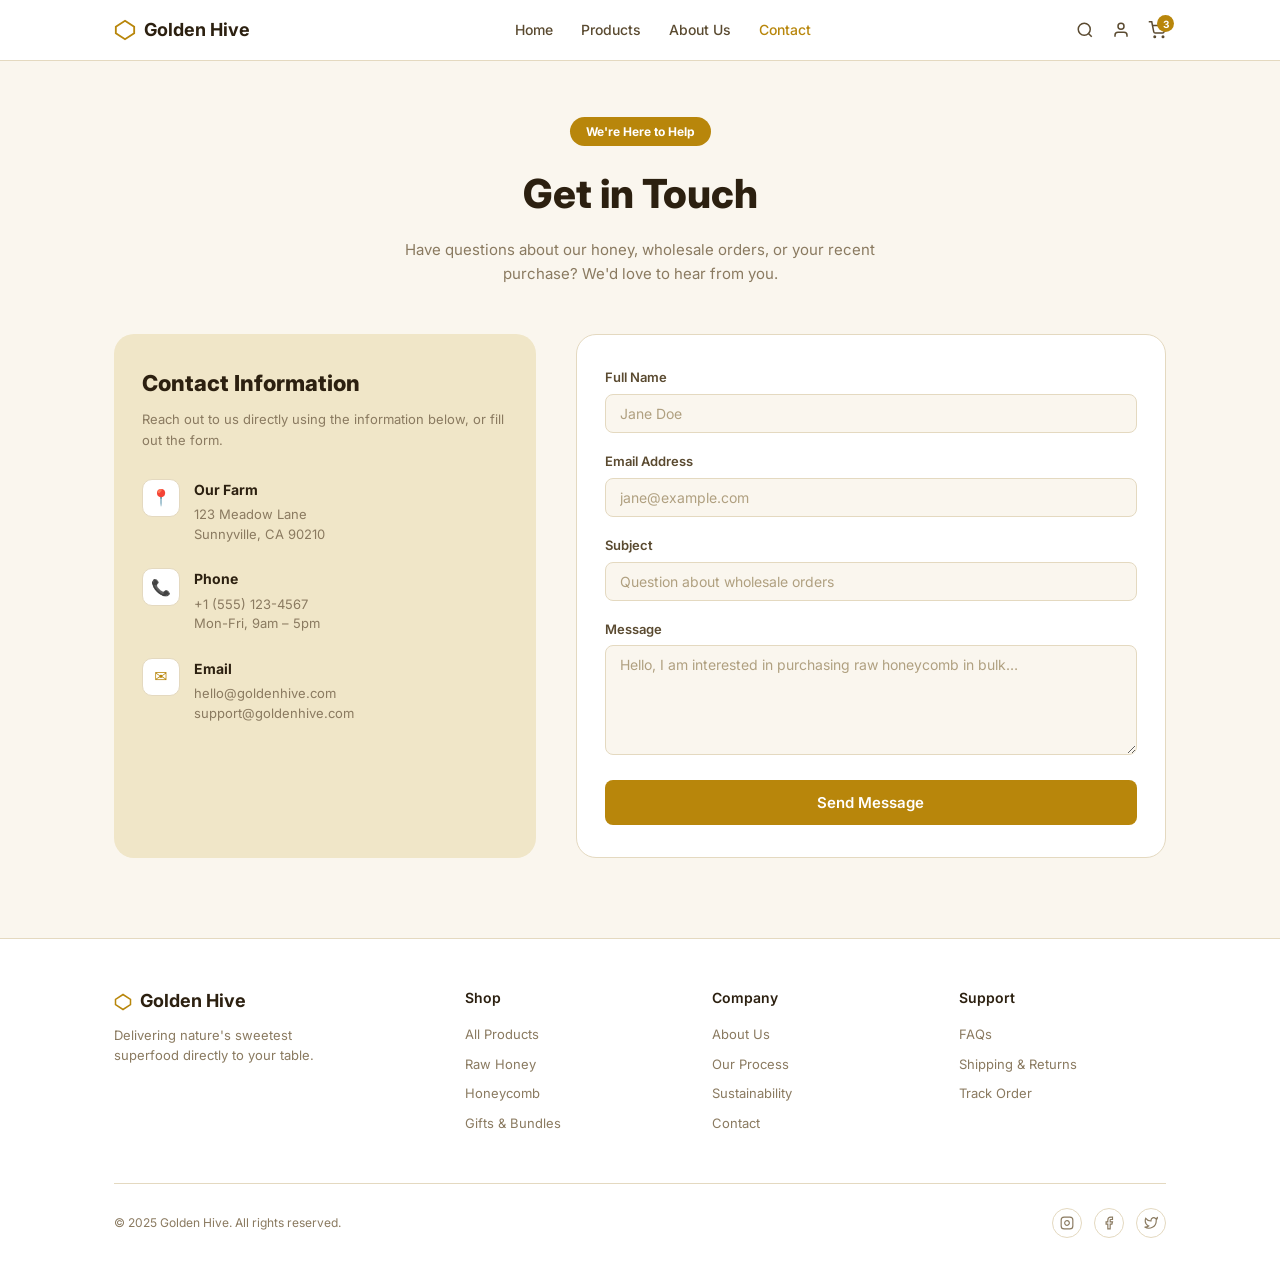
<file: Assignment_2/contact.html>
<!DOCTYPE html>
<html lang="en">
<head>
  <meta charset="UTF-8" />
  <meta name="viewport" content="width=device-width, initial-scale=1.0" />
  <title>Contact — Golden Hive</title>
  <link rel="preconnect" href="https://fonts.googleapis.com" />
  <link href="https://fonts.googleapis.com/css2?family=Inter:wght@400;500;600;700;800&display=swap" rel="stylesheet" />
  <link rel="stylesheet" href="styles.css" />
  <style>
    .contact-hero { text-align: center; padding: 56px 24px 48px; }
    .contact-hero .tag { display: inline-block; background: var(--primary); color: #fff; padding: 5px 16px; border-radius: 20px; font-size: 12px; font-weight: 700; margin-bottom: 16px; }
    .contact-hero h1 { font-size: 40px; font-weight: 800; margin-bottom: 12px; }
    .contact-hero p { color: var(--text-muted); max-width: 480px; margin: 0 auto; }
    .contact-body {
      max-width: var(--max-w); margin: 0 auto; padding: 0 24px 80px;
      display: grid; grid-template-columns: 1fr 1.4fr; gap: 40px;
    }
    .contact-info-card {
      background: var(--bg-accent); border-radius: var(--radius-xl);
      padding: 32px 28px;
    }
    .contact-info-card h2 { font-size: 22px; font-weight: 800; margin-bottom: 8px; }
    .contact-info-card > p { font-size: 13px; color: var(--text-muted); margin-bottom: 28px; }
    .contact-row { display: flex; gap: 14px; margin-bottom: 24px; align-items: flex-start; }
    .contact-icon { width: 38px; height: 38px; border-radius: 10px; background: var(--white); border: 1px solid var(--border); display: flex; align-items: center; justify-content: center; flex-shrink: 0; color: var(--primary); font-size: 16px; }
    .contact-row h4 { font-size: 14px; font-weight: 700; margin-bottom: 4px; }
    .contact-row p { font-size: 13px; color: var(--text-muted); line-height: 1.5; }
    .contact-form-card { background: var(--white); border: 1px solid var(--border); border-radius: var(--radius-xl); padding: 32px 28px; }
  </style>
</head>
<body>

<nav class="nav">
  <div class="nav-inner">
    <a href="index.html" class="logo"><svg width="22" height="22" viewBox="0 0 24 24" fill="none" stroke="currentColor" stroke-width="2"><polygon points="12 2 22 8.5 22 15.5 12 22 2 15.5 2 8.5"/></svg> Golden Hive</a>
    <div class="nav-links">
      <a href="index.html">Home</a>
      <a href="products.html">Products</a>
      <a href="about.html">About Us</a>
      <a href="contact.html" class="active">Contact</a>
    </div>
    <div class="nav-icons">
      <a href="#"><svg width="18" height="18" fill="none" stroke="currentColor" stroke-width="2" viewBox="0 0 24 24"><circle cx="11" cy="11" r="8"/><line x1="21" y1="21" x2="16.65" y2="16.65"/></svg></a>
      <a href="login.html"><svg width="18" height="18" fill="none" stroke="currentColor" stroke-width="2" viewBox="0 0 24 24"><path d="M20 21v-2a4 4 0 0 0-4-4H8a4 4 0 0 0-4 4v2"/><circle cx="12" cy="7" r="4"/></svg></a>
      <a href="cart.html" class="cart-icon"><svg width="18" height="18" fill="none" stroke="currentColor" stroke-width="2" viewBox="0 0 24 24"><circle cx="9" cy="21" r="1"/><circle cx="20" cy="21" r="1"/><path d="M1 1h4l2.68 13.39a2 2 0 0 0 2 1.61h9.72a2 2 0 0 0 2-1.61L23 6H6"/></svg><span class="cart-badge">3</span></a>
    </div>
  </div>
</nav>

<main>
  <div class="contact-hero">
    <div class="tag">We're Here to Help</div>
    <h1>Get in Touch</h1>
    <p>Have questions about our honey, wholesale orders, or your recent purchase? We'd love to hear from you.</p>
  </div>

  <div class="contact-body">
    <div class="contact-info-card">
      <h2>Contact Information</h2>
      <p>Reach out to us directly using the information below, or fill out the form.</p>

      <div class="contact-row">
        <div class="contact-icon">📍</div>
        <div>
          <h4>Our Farm</h4>
          <p>123 Meadow Lane<br>Sunnyville, CA 90210</p>
        </div>
      </div>
      <div class="contact-row">
        <div class="contact-icon">📞</div>
        <div>
          <h4>Phone</h4>
          <p>+1 (555) 123-4567<br>Mon-Fri, 9am – 5pm</p>
        </div>
      </div>
      <div class="contact-row">
        <div class="contact-icon">✉️</div>
        <div>
          <h4>Email</h4>
          <p>hello@goldenhive.com<br>support@goldenhive.com</p>
        </div>
      </div>
    </div>

    <div class="contact-form-card">
      <form>
        <div class="input-group">
          <label>Full Name</label>
          <input type="text" class="input-field" placeholder="Jane Doe" />
        </div>
        <div class="input-group">
          <label>Email Address</label>
          <input type="email" class="input-field" placeholder="jane@example.com" />
        </div>
        <div class="input-group">
          <label>Subject</label>
          <input type="text" class="input-field" placeholder="Question about wholesale orders" />
        </div>
        <div class="input-group">
          <label>Message</label>
          <textarea class="input-field" placeholder="Hello, I am interested in purchasing raw honeycomb in bulk…"></textarea>
        </div>
        <button type="submit" class="btn btn-primary btn-lg btn-full">Send Message</button>
      </form>
    </div>
  </div>
</main>

<footer>
  <div class="footer-inner">
    <div class="footer-grid">
      <div class="footer-brand"><a href="index.html" class="logo"><svg width="18" height="18" viewBox="0 0 24 24" fill="none" stroke="currentColor" stroke-width="2"><polygon points="12 2 22 8.5 22 15.5 12 22 2 15.5 2 8.5"/></svg> Golden Hive</a><p>Delivering nature's sweetest superfood directly to your table.</p></div>
      <div class="footer-col"><h4>Shop</h4><a href="products.html">All Products</a><a href="products.html">Raw Honey</a><a href="products.html">Honeycomb</a><a href="gifts.html">Gifts &amp; Bundles</a></div>
      <div class="footer-col"><h4>Company</h4><a href="about.html">About Us</a><a href="process.html">Our Process</a><a href="about.html">Sustainability</a><a href="contact.html">Contact</a></div>
      <div class="footer-col"><h4>Support</h4><a href="faqs.html">FAQs</a><a href="shipping.html">Shipping &amp; Returns</a><a href="track-order.html">Track Order</a></div>
    </div>
    <div class="footer-bottom">
      <p>© 2025 Golden Hive. All rights reserved.</p>
      <div class="social-icons">
        <a href="#" aria-label="Instagram"><svg width="14" height="14" fill="none" stroke="currentColor" stroke-width="2" viewBox="0 0 24 24"><rect x="2" y="2" width="20" height="20" rx="5" ry="5"/><path d="M16 11.37A4 4 0 1 1 12.63 8 4 4 0 0 1 16 11.37z"/><line x1="17.5" y1="6.5" x2="17.51" y2="6.5"/></svg></a>
        <a href="#" aria-label="Facebook"><svg width="14" height="14" fill="none" stroke="currentColor" stroke-width="2" viewBox="0 0 24 24"><path d="M18 2h-3a5 5 0 0 0-5 5v3H7v4h3v8h4v-8h3l1-4h-4V7a1 1 0 0 1 1-1h3z"/></svg></a>
        <a href="#" aria-label="Twitter"><svg width="14" height="14" fill="none" stroke="currentColor" stroke-width="2" viewBox="0 0 24 24"><path d="M23 3a10.9 10.9 0 0 1-3.14 1.53 4.48 4.48 0 0 0-7.86 3v1A10.66 10.66 0 0 1 3 4s-4 9 5 13a11.64 11.64 0 0 1-7 2c9 5 20 0 20-11.5a4.5 4.5 0 0 0-.08-.83A7.72 7.72 0 0 0 23 3z"/></svg></a>
      </div>
    </div>
  </div>
</footer>
</body>
</html>
</file>
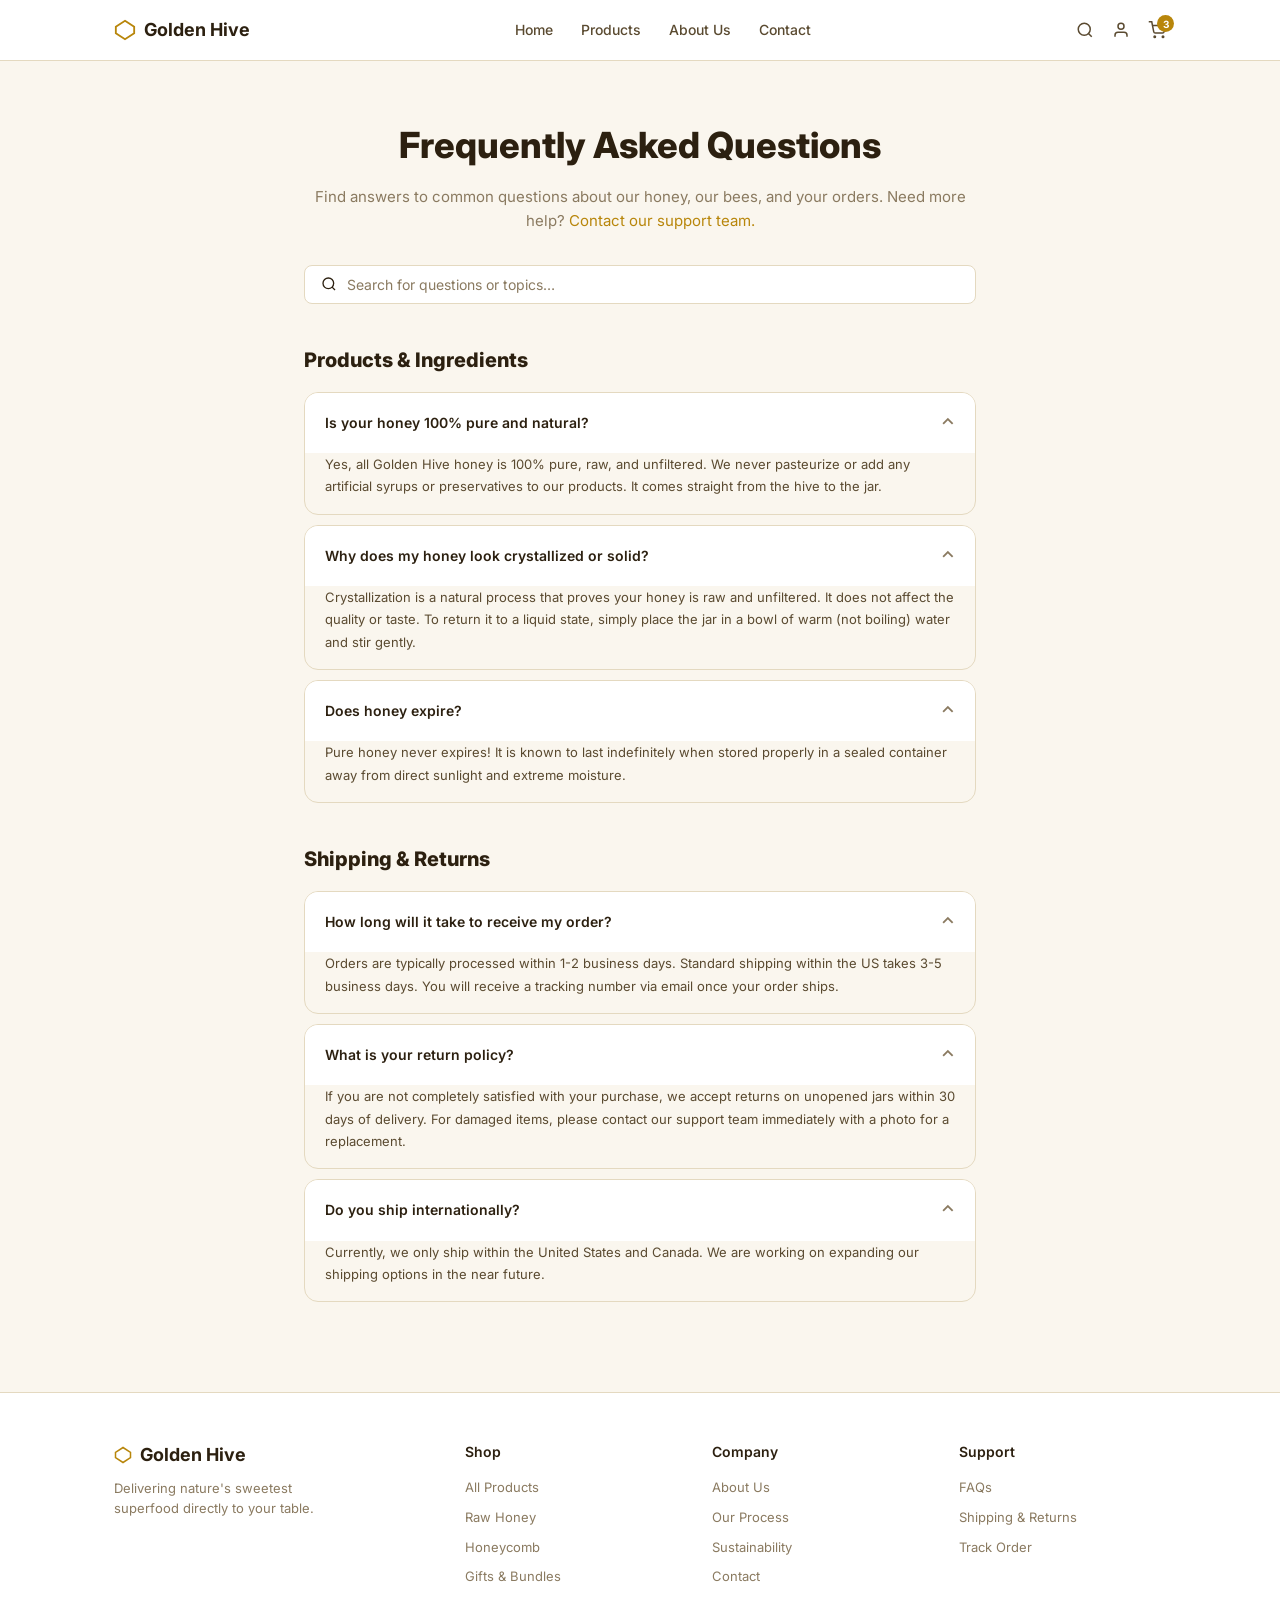
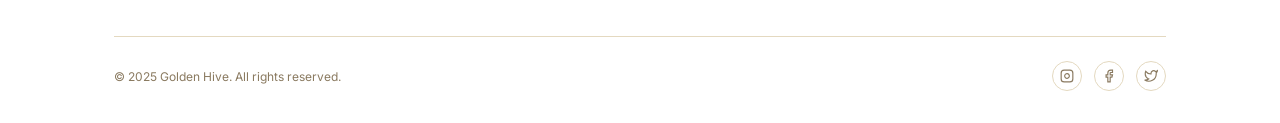
<file: Assignment_2/faqs.html>
<!DOCTYPE html>
<html lang="en">
<head>
  <meta charset="UTF-8" />
  <meta name="viewport" content="width=device-width, initial-scale=1.0" />
  <title>FAQs — Golden Hive</title>
  <link rel="preconnect" href="https://fonts.googleapis.com" />
  <link href="https://fonts.googleapis.com/css2?family=Inter:wght@400;500;600;700;800&display=swap" rel="stylesheet" />
  <link rel="stylesheet" href="styles.css" />
  <style>
    .faqs-wrap { max-width: 720px; margin: 0 auto; padding: 56px 24px 80px; }
    .faqs-wrap h1 { font-size: 36px; font-weight: 800; text-align: center; margin-bottom: 10px; }
    .faqs-wrap .sub { text-align: center; color: var(--text-muted); margin-bottom: 32px; }
    .search-bar { display: flex; align-items: center; gap: 10px; border: 1.5px solid var(--border); border-radius: var(--radius); background: var(--white); padding: 10px 16px; margin-bottom: 40px; }
    .search-bar input { flex: 1; border: none; outline: none; background: transparent; font-size: 14px; color: var(--text); }
    .search-bar input::placeholder { color: var(--text-muted); }
    .faq-section h2 { font-size: 20px; font-weight: 800; margin-bottom: 16px; }
    .faq-item { border: 1px solid var(--border); border-radius: var(--radius-lg); margin-bottom: 10px; overflow: hidden; }
    .faq-item input[type="checkbox"] { display: none; }
    .faq-q {
      display: flex; justify-content: space-between; align-items: center;
      padding: 16px 20px; cursor: pointer; font-weight: 600; font-size: 14px;
      background: var(--white); user-select: none;
    }
    .faq-q .arrow { font-size: 18px; color: var(--text-muted); transition: transform .2s; }
    .faq-a { display: none; padding: 0 20px 16px; font-size: 13px; color: var(--text-mid); line-height: 1.7; }
    .faq-item input:checked ~ .faq-q .arrow { transform: rotate(180deg); }
    .faq-item input:checked ~ .faq-a { display: block; }
    .faq-section + .faq-section { margin-top: 40px; }
  </style>
</head>
<body>

<nav class="nav">
  <div class="nav-inner">
    <a href="index.html" class="logo"><svg width="22" height="22" viewBox="0 0 24 24" fill="none" stroke="currentColor" stroke-width="2"><polygon points="12 2 22 8.5 22 15.5 12 22 2 15.5 2 8.5"/></svg> Golden Hive</a>
    <div class="nav-links">
      <a href="index.html">Home</a>
      <a href="products.html">Products</a>
      <a href="about.html">About Us</a>
      <a href="contact.html">Contact</a>
    </div>
    <div class="nav-icons">
      <a href="#"><svg width="18" height="18" fill="none" stroke="currentColor" stroke-width="2" viewBox="0 0 24 24"><circle cx="11" cy="11" r="8"/><line x1="21" y1="21" x2="16.65" y2="16.65"/></svg></a>
      <a href="login.html"><svg width="18" height="18" fill="none" stroke="currentColor" stroke-width="2" viewBox="0 0 24 24"><path d="M20 21v-2a4 4 0 0 0-4-4H8a4 4 0 0 0-4 4v2"/><circle cx="12" cy="7" r="4"/></svg></a>
      <a href="cart.html" class="cart-icon"><svg width="18" height="18" fill="none" stroke="currentColor" stroke-width="2" viewBox="0 0 24 24"><circle cx="9" cy="21" r="1"/><circle cx="20" cy="21" r="1"/><path d="M1 1h4l2.68 13.39a2 2 0 0 0 2 1.61h9.72a2 2 0 0 0 2-1.61L23 6H6"/></svg><span class="cart-badge">3</span></a>
    </div>
  </div>
</nav>

<main>
  <div class="faqs-wrap">
    <h1>Frequently Asked Questions</h1>
    <p class="sub">Find answers to common questions about our honey, our bees, and your orders. Need more help? <a href="contact.html" style="color:var(--primary);">Contact our support team.</a></p>

    <div class="search-bar">
      <svg width="16" height="16" fill="none" stroke="currentColor" stroke-width="2" viewBox="0 0 24 24"><circle cx="11" cy="11" r="8"/><line x1="21" y1="21" x2="16.65" y2="16.65"/></svg>
      <input type="search" placeholder="Search for questions or topics…" />
    </div>

    <div class="faq-section">
      <h2>Products &amp; Ingredients</h2>

      <div class="faq-item">
        <input type="checkbox" id="faq1" checked />
        <label class="faq-q" for="faq1">Is your honey 100% pure and natural? <span class="arrow">⌄</span></label>
        <div class="faq-a">Yes, all Golden Hive honey is 100% pure, raw, and unfiltered. We never pasteurize or add any artificial syrups or preservatives to our products. It comes straight from the hive to the jar.</div>
      </div>

      <div class="faq-item">
        <input type="checkbox" id="faq2" checked />
        <label class="faq-q" for="faq2">Why does my honey look crystallized or solid? <span class="arrow">⌄</span></label>
        <div class="faq-a">Crystallization is a natural process that proves your honey is raw and unfiltered. It does not affect the quality or taste. To return it to a liquid state, simply place the jar in a bowl of warm (not boiling) water and stir gently.</div>
      </div>

      <div class="faq-item">
        <input type="checkbox" id="faq3" checked />
        <label class="faq-q" for="faq3">Does honey expire? <span class="arrow">⌄</span></label>
        <div class="faq-a">Pure honey never expires! It is known to last indefinitely when stored properly in a sealed container away from direct sunlight and extreme moisture.</div>
      </div>
    </div>

    <div class="faq-section">
      <h2>Shipping &amp; Returns</h2>

      <div class="faq-item">
        <input type="checkbox" id="faq4" checked />
        <label class="faq-q" for="faq4">How long will it take to receive my order? <span class="arrow">⌄</span></label>
        <div class="faq-a">Orders are typically processed within 1-2 business days. Standard shipping within the US takes 3-5 business days. You will receive a tracking number via email once your order ships.</div>
      </div>

      <div class="faq-item">
        <input type="checkbox" id="faq5" checked />
        <label class="faq-q" for="faq5">What is your return policy? <span class="arrow">⌄</span></label>
        <div class="faq-a">If you are not completely satisfied with your purchase, we accept returns on unopened jars within 30 days of delivery. For damaged items, please contact our support team immediately with a photo for a replacement.</div>
      </div>

      <div class="faq-item">
        <input type="checkbox" id="faq6" checked />
        <label class="faq-q" for="faq6">Do you ship internationally? <span class="arrow">⌄</span></label>
        <div class="faq-a">Currently, we only ship within the United States and Canada. We are working on expanding our shipping options in the near future.</div>
      </div>
    </div>
  </div>
</main>

<footer>
  <div class="footer-inner">
    <div class="footer-grid">
      <div class="footer-brand"><a href="index.html" class="logo"><svg width="18" height="18" viewBox="0 0 24 24" fill="none" stroke="currentColor" stroke-width="2"><polygon points="12 2 22 8.5 22 15.5 12 22 2 15.5 2 8.5"/></svg> Golden Hive</a><p>Delivering nature's sweetest superfood directly to your table.</p></div>
      <div class="footer-col"><h4>Shop</h4><a href="products.html">All Products</a><a href="products.html">Raw Honey</a><a href="products.html">Honeycomb</a><a href="gifts.html">Gifts &amp; Bundles</a></div>
      <div class="footer-col"><h4>Company</h4><a href="about.html">About Us</a><a href="process.html">Our Process</a><a href="about.html">Sustainability</a><a href="contact.html">Contact</a></div>
      <div class="footer-col"><h4>Support</h4><a href="faqs.html">FAQs</a><a href="shipping.html">Shipping &amp; Returns</a><a href="track-order.html">Track Order</a></div>
    </div>
    <div class="footer-bottom">
      <p>© 2025 Golden Hive. All rights reserved.</p>
      <div class="social-icons">
        <a href="#" aria-label="Instagram"><svg width="14" height="14" fill="none" stroke="currentColor" stroke-width="2" viewBox="0 0 24 24"><rect x="2" y="2" width="20" height="20" rx="5" ry="5"/><path d="M16 11.37A4 4 0 1 1 12.63 8 4 4 0 0 1 16 11.37z"/><line x1="17.5" y1="6.5" x2="17.51" y2="6.5"/></svg></a>
        <a href="#" aria-label="Facebook"><svg width="14" height="14" fill="none" stroke="currentColor" stroke-width="2" viewBox="0 0 24 24"><path d="M18 2h-3a5 5 0 0 0-5 5v3H7v4h3v8h4v-8h3l1-4h-4V7a1 1 0 0 1 1-1h3z"/></svg></a>
        <a href="#" aria-label="Twitter"><svg width="14" height="14" fill="none" stroke="currentColor" stroke-width="2" viewBox="0 0 24 24"><path d="M23 3a10.9 10.9 0 0 1-3.14 1.53 4.48 4.48 0 0 0-7.86 3v1A10.66 10.66 0 0 1 3 4s-4 9 5 13a11.64 11.64 0 0 1-7 2c9 5 20 0 20-11.5a4.5 4.5 0 0 0-.08-.83A7.72 7.72 0 0 0 23 3z"/></svg></a>
      </div>
    </div>
  </div>
</footer>
</body>
</html>
</file>
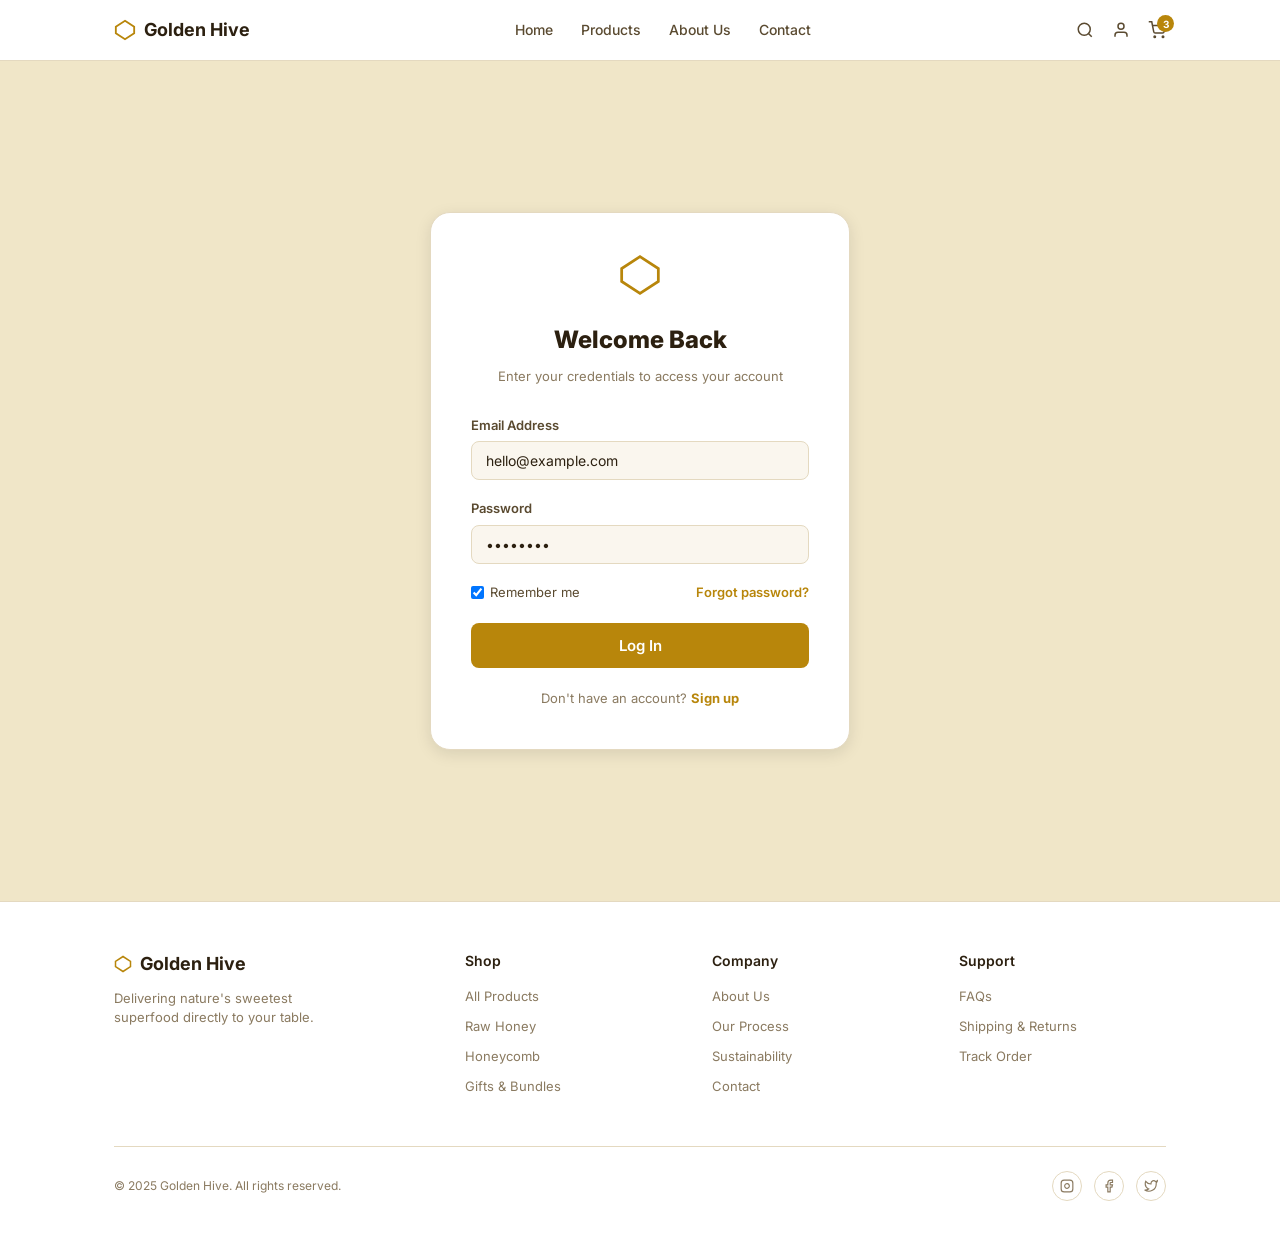
<file: Assignment_2/login.html>
<!DOCTYPE html>
<html lang="en">
<head>
  <meta charset="UTF-8" />
  <meta name="viewport" content="width=device-width, initial-scale=1.0" />
  <title>Login — Golden Hive</title>
  <link rel="preconnect" href="https://fonts.googleapis.com" />
  <link href="https://fonts.googleapis.com/css2?family=Inter:wght@400;500;600;700;800&display=swap" rel="stylesheet" />
  <link rel="stylesheet" href="styles.css" />
  <style>
    .auth-bg { background: var(--bg-accent); min-height: calc(100vh - 60px); display: flex; flex-direction: column; }
    .auth-wrap { flex: 1; display: flex; align-items: center; justify-content: center; padding: 48px 24px; }
    .auth-card { background: var(--white); border: 1px solid var(--border); border-radius: var(--radius-xl); padding: 40px; width: 100%; max-width: 420px; box-shadow: var(--shadow-md); }
    .auth-logo { display: flex; justify-content: center; margin-bottom: 24px; color: var(--primary); }
    .auth-card h1 { text-align: center; font-size: 24px; font-weight: 800; margin-bottom: 6px; }
    .auth-card .sub { text-align: center; font-size: 13px; color: var(--text-muted); margin-bottom: 28px; }
    .remember-row { display: flex; justify-content: space-between; align-items: center; margin-bottom: 20px; }
    .remember-row label { display: flex; align-items: center; gap: 6px; font-size: 13px; color: var(--text-mid); cursor: pointer; }
    .remember-row a { font-size: 13px; color: var(--primary); font-weight: 600; }
    .auth-switch { text-align: center; font-size: 13px; color: var(--text-muted); margin-top: 20px; }
    .auth-switch a { color: var(--primary); font-weight: 700; }
  </style>
</head>
<body>

<nav class="nav">
  <div class="nav-inner">
    <a href="index.html" class="logo"><svg width="22" height="22" viewBox="0 0 24 24" fill="none" stroke="currentColor" stroke-width="2"><polygon points="12 2 22 8.5 22 15.5 12 22 2 15.5 2 8.5"/></svg> Golden Hive</a>
    <div class="nav-links">
      <a href="index.html">Home</a>
      <a href="products.html">Products</a>
      <a href="about.html">About Us</a>
      <a href="contact.html">Contact</a>
    </div>
    <div class="nav-icons">
      <a href="#"><svg width="18" height="18" fill="none" stroke="currentColor" stroke-width="2" viewBox="0 0 24 24"><circle cx="11" cy="11" r="8"/><line x1="21" y1="21" x2="16.65" y2="16.65"/></svg></a>
      <a href="login.html"><svg width="18" height="18" fill="none" stroke="currentColor" stroke-width="2" viewBox="0 0 24 24"><path d="M20 21v-2a4 4 0 0 0-4-4H8a4 4 0 0 0-4 4v2"/><circle cx="12" cy="7" r="4"/></svg></a>
      <a href="cart.html" class="cart-icon"><svg width="18" height="18" fill="none" stroke="currentColor" stroke-width="2" viewBox="0 0 24 24"><circle cx="9" cy="21" r="1"/><circle cx="20" cy="21" r="1"/><path d="M1 1h4l2.68 13.39a2 2 0 0 0 2 1.61h9.72a2 2 0 0 0 2-1.61L23 6H6"/></svg><span class="cart-badge">3</span></a>
    </div>
  </div>
</nav>

<main class="auth-bg">
  <div class="auth-wrap">
    <div class="auth-card">
      <div class="auth-logo">
        <svg width="44" height="44" viewBox="0 0 24 24" fill="none" stroke="currentColor" stroke-width="1.5"><polygon points="12 2 22 8.5 22 15.5 12 22 2 15.5 2 8.5"/></svg>
      </div>
      <h1>Welcome Back</h1>
      <p class="sub">Enter your credentials to access your account</p>

      <form action="profile.html">
        <div class="input-group">
          <label>Email Address</label>
          <input type="email" class="input-field" placeholder="hello@example.com" value="hello@example.com" />
        </div>
        <div class="input-group">
          <label>Password</label>
          <input type="password" class="input-field" value="••••••••" />
        </div>
        <div class="remember-row">
          <label><input type="checkbox" checked /> Remember me</label>
          <a href="#">Forgot password?</a>
        </div>
        <button type="submit" class="btn btn-primary btn-lg btn-full">Log In</button>
      </form>

      <p class="auth-switch">Don't have an account? <a href="signup.html">Sign up</a></p>
    </div>
  </div>
</main>

<footer>
  <div class="footer-inner">
    <div class="footer-grid">
      <div class="footer-brand"><a href="index.html" class="logo"><svg width="18" height="18" viewBox="0 0 24 24" fill="none" stroke="currentColor" stroke-width="2"><polygon points="12 2 22 8.5 22 15.5 12 22 2 15.5 2 8.5"/></svg> Golden Hive</a><p>Delivering nature's sweetest superfood directly to your table.</p></div>
      <div class="footer-col"><h4>Shop</h4><a href="products.html">All Products</a><a href="products.html">Raw Honey</a><a href="products.html">Honeycomb</a><a href="gifts.html">Gifts &amp; Bundles</a></div>
      <div class="footer-col"><h4>Company</h4><a href="about.html">About Us</a><a href="process.html">Our Process</a><a href="about.html">Sustainability</a><a href="contact.html">Contact</a></div>
      <div class="footer-col"><h4>Support</h4><a href="faqs.html">FAQs</a><a href="shipping.html">Shipping &amp; Returns</a><a href="track-order.html">Track Order</a></div>
    </div>
    <div class="footer-bottom">
      <p>© 2025 Golden Hive. All rights reserved.</p>
      <div class="social-icons">
        <a href="#" aria-label="Instagram"><svg width="14" height="14" fill="none" stroke="currentColor" stroke-width="2" viewBox="0 0 24 24"><rect x="2" y="2" width="20" height="20" rx="5" ry="5"/><path d="M16 11.37A4 4 0 1 1 12.63 8 4 4 0 0 1 16 11.37z"/><line x1="17.5" y1="6.5" x2="17.51" y2="6.5"/></svg></a>
        <a href="#" aria-label="Facebook"><svg width="14" height="14" fill="none" stroke="currentColor" stroke-width="2" viewBox="0 0 24 24"><path d="M18 2h-3a5 5 0 0 0-5 5v3H7v4h3v8h4v-8h3l1-4h-4V7a1 1 0 0 1 1-1h3z"/></svg></a>
        <a href="#" aria-label="Twitter"><svg width="14" height="14" fill="none" stroke="currentColor" stroke-width="2" viewBox="0 0 24 24"><path d="M23 3a10.9 10.9 0 0 1-3.14 1.53 4.48 4.48 0 0 0-7.86 3v1A10.66 10.66 0 0 1 3 4s-4 9 5 13a11.64 11.64 0 0 1-7 2c9 5 20 0 20-11.5a4.5 4.5 0 0 0-.08-.83A7.72 7.72 0 0 0 23 3z"/></svg></a>
      </div>
    </div>
  </div>
</footer>
</body>
</html>
</file>
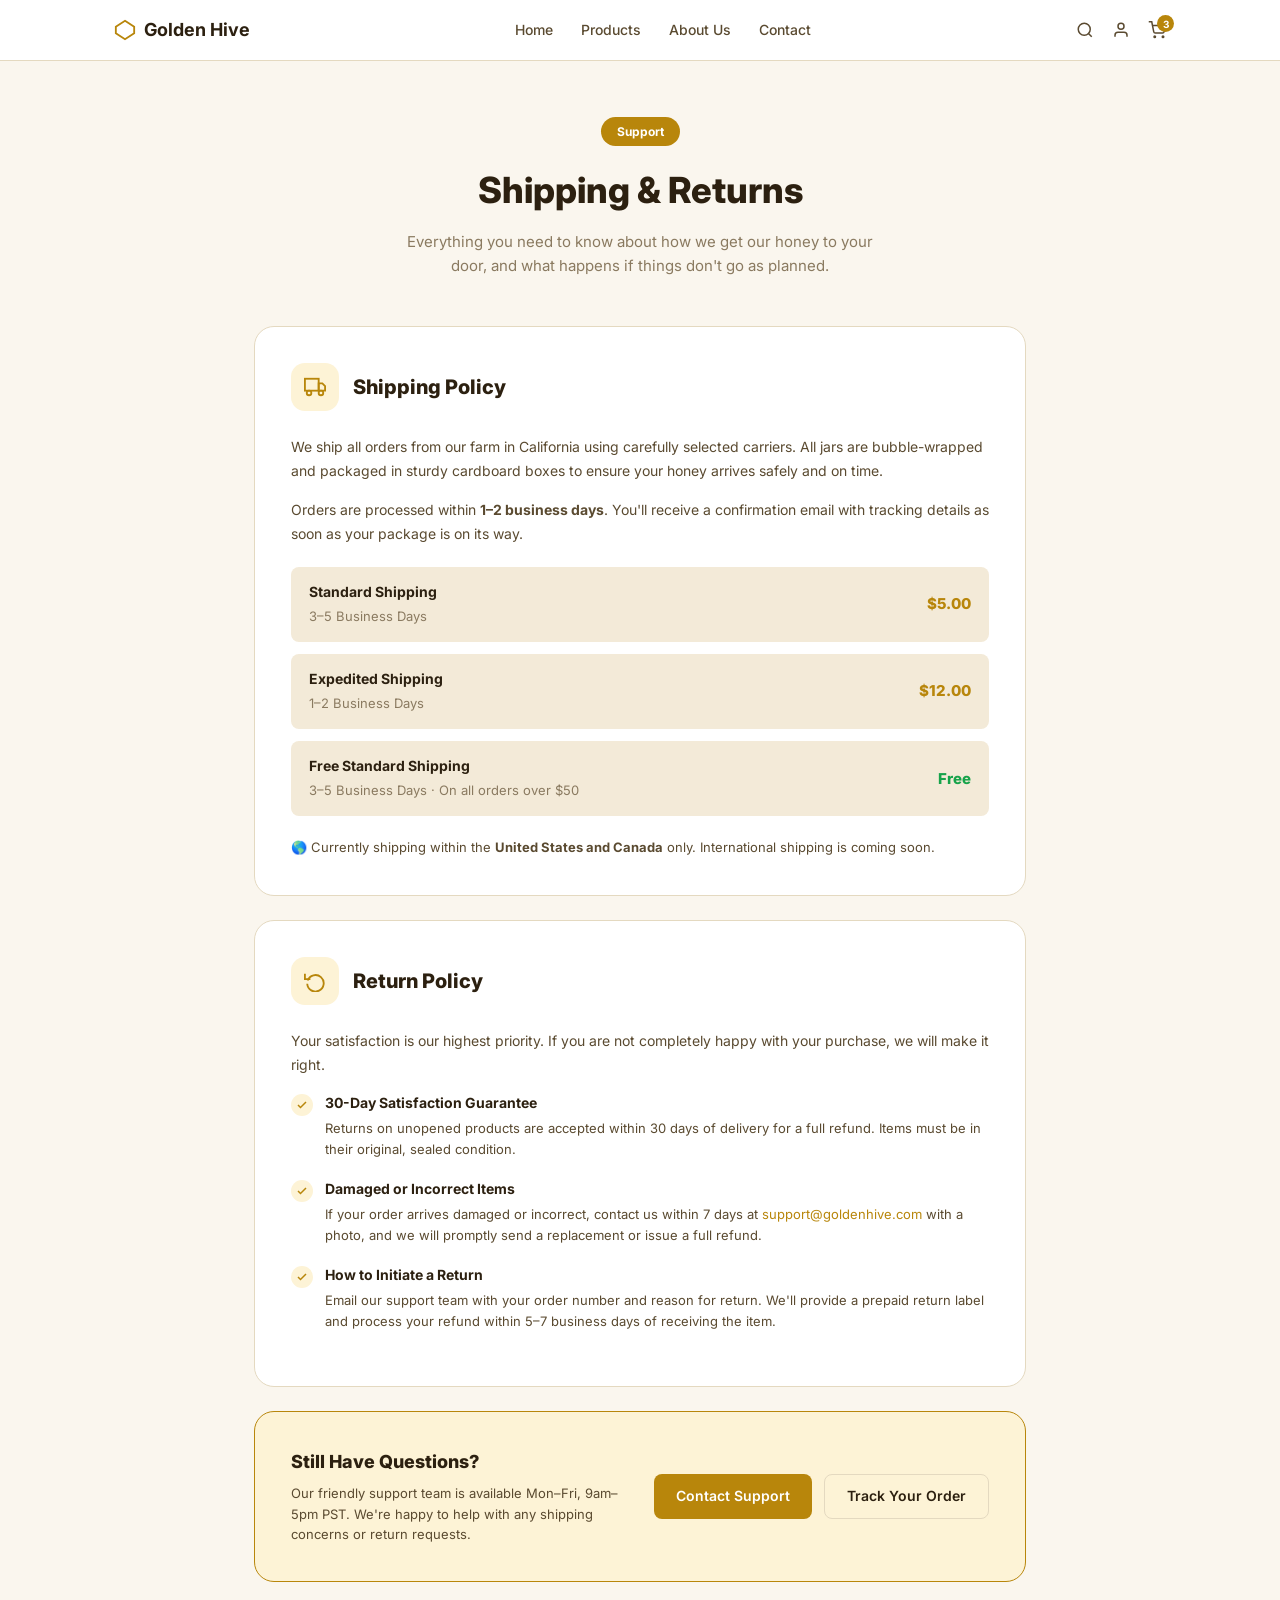
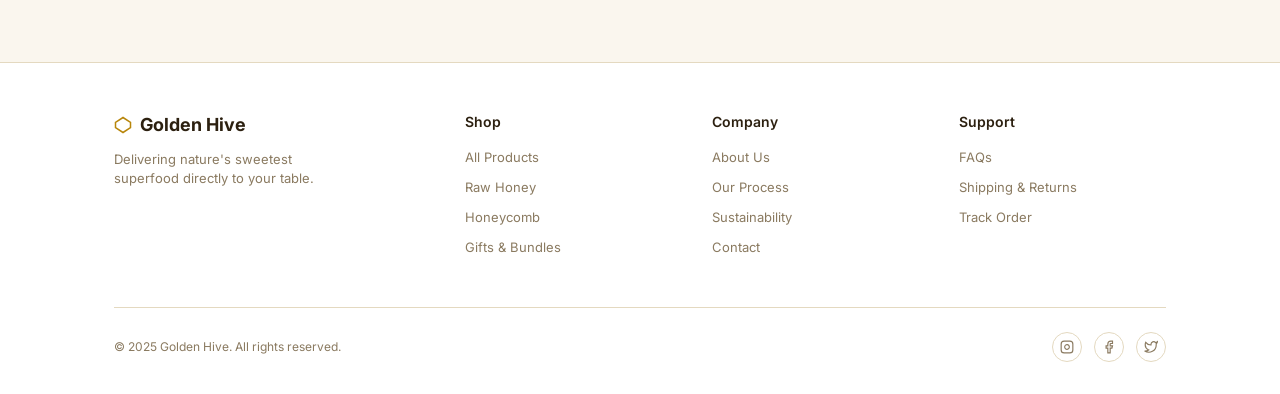
<file: Assignment_2/shipping.html>
<!DOCTYPE html>
<html lang="en">
<head>
  <meta charset="UTF-8" />
  <meta name="viewport" content="width=device-width, initial-scale=1.0" />
  <title>Shipping &amp; Returns — Golden Hive</title>
  <link rel="preconnect" href="https://fonts.googleapis.com" />
  <link href="https://fonts.googleapis.com/css2?family=Inter:wght@400;500;600;700;800&display=swap" rel="stylesheet" />
  <link rel="stylesheet" href="styles.css" />
  <style>
    .shipping-wrap { max-width: 820px; margin: 0 auto; padding: 56px 24px 80px; }
    .page-intro { text-align: center; margin-bottom: 48px; }
    .page-intro .tag { display: inline-block; background: var(--primary); color: #fff; padding: 5px 16px; border-radius: 20px; font-size: 12px; font-weight: 700; margin-bottom: 16px; }
    .page-intro h1 { font-size: 36px; font-weight: 800; margin-bottom: 10px; }
    .page-intro p { color: var(--text-muted); max-width: 500px; margin: 0 auto; }
    .info-card { background: var(--white); border: 1px solid var(--border); border-radius: var(--radius-xl); padding: 36px; margin-bottom: 24px; }
    .info-card-head { display: flex; align-items: center; gap: 14px; margin-bottom: 24px; }
    .info-icon-wrap {
      width: 48px; height: 48px; border-radius: 14px;
      background: var(--primary-bg); display: flex; align-items: center; justify-content: center;
      color: var(--primary); flex-shrink: 0;
    }
    .info-card-head h2 { font-size: 20px; font-weight: 800; }
    .info-card p { font-size: 14px; color: var(--text-mid); line-height: 1.75; margin-bottom: 14px; }
    .info-card p:last-child { margin-bottom: 0; }
    .ship-option-list { display: flex; flex-direction: column; gap: 12px; margin-top: 20px; }
    .ship-option {
      display: flex; justify-content: space-between; align-items: center;
      background: var(--bg-muted); border-radius: var(--radius); padding: 14px 18px;
    }
    .ship-option-left {}
    .ship-option-left h4 { font-size: 14px; font-weight: 700; margin-bottom: 2px; }
    .ship-option-left p { font-size: 13px; color: var(--text-muted); margin: 0; }
    .ship-option-cost { font-size: 15px; font-weight: 800; color: var(--primary); }
    .ship-option-cost.free { color: var(--green); }
    .return-point { display: flex; gap: 12px; margin-bottom: 18px; }
    .return-point .check {
      width: 22px; height: 22px; border-radius: 50%;
      background: var(--primary-bg); color: var(--primary);
      display: flex; align-items: center; justify-content: center;
      flex-shrink: 0; margin-top: 2px;
    }
    .return-point h4 { font-size: 14px; font-weight: 700; margin-bottom: 4px; }
    .return-point p { font-size: 13px; color: var(--text-mid); line-height: 1.6; margin: 0; }
    .cta-card { background: var(--primary-bg); border: 1px solid var(--primary); border-radius: var(--radius-xl); padding: 36px; display: flex; align-items: center; justify-content: space-between; gap: 24px; }
    .cta-card h3 { font-size: 18px; font-weight: 800; margin-bottom: 6px; }
    .cta-card p { font-size: 13px; color: var(--text-mid); margin: 0; }
    .cta-btns { display: flex; gap: 12px; flex-shrink: 0; }
  </style>
</head>
<body>

<nav class="nav">
  <div class="nav-inner">
    <a href="index.html" class="logo">
      <svg width="22" height="22" viewBox="0 0 24 24" fill="none" stroke="currentColor" stroke-width="2"><polygon points="12 2 22 8.5 22 15.5 12 22 2 15.5 2 8.5"/></svg>
      Golden Hive
    </a>
    <div class="nav-links">
      <a href="index.html">Home</a>
      <a href="products.html">Products</a>
      <a href="about.html">About Us</a>
      <a href="contact.html">Contact</a>
    </div>
    <div class="nav-icons">
      <a href="#"><svg width="18" height="18" fill="none" stroke="currentColor" stroke-width="2" viewBox="0 0 24 24"><circle cx="11" cy="11" r="8"/><line x1="21" y1="21" x2="16.65" y2="16.65"/></svg></a>
      <a href="login.html"><svg width="18" height="18" fill="none" stroke="currentColor" stroke-width="2" viewBox="0 0 24 24"><path d="M20 21v-2a4 4 0 0 0-4-4H8a4 4 0 0 0-4 4v2"/><circle cx="12" cy="7" r="4"/></svg></a>
      <a href="cart.html" class="cart-icon"><svg width="18" height="18" fill="none" stroke="currentColor" stroke-width="2" viewBox="0 0 24 24"><circle cx="9" cy="21" r="1"/><circle cx="20" cy="21" r="1"/><path d="M1 1h4l2.68 13.39a2 2 0 0 0 2 1.61h9.72a2 2 0 0 0 2-1.61L23 6H6"/></svg><span class="cart-badge">3</span></a>
    </div>
  </div>
</nav>

<main>
  <div class="shipping-wrap">
    <div class="page-intro">
      <div class="tag">Support</div>
      <h1>Shipping &amp; Returns</h1>
      <p>Everything you need to know about how we get our honey to your door, and what happens if things don't go as planned.</p>
    </div>

    <div class="info-card">
      <div class="info-card-head">
        <div class="info-icon-wrap">
          <svg width="22" height="22" fill="none" stroke="currentColor" stroke-width="2" viewBox="0 0 24 24"><rect x="1" y="3" width="15" height="13"/><polygon points="16 8 20 8 23 11 23 16 16 16 16 8"/><circle cx="5.5" cy="18.5" r="2.5"/><circle cx="18.5" cy="18.5" r="2.5"/></svg>
        </div>
        <h2>Shipping Policy</h2>
      </div>
      <p>We ship all orders from our farm in California using carefully selected carriers. All jars are bubble-wrapped and packaged in sturdy cardboard boxes to ensure your honey arrives safely and on time.</p>
      <p>Orders are processed within <strong>1–2 business days</strong>. You'll receive a confirmation email with tracking details as soon as your package is on its way.</p>

      <div class="ship-option-list">
        <div class="ship-option">
          <div class="ship-option-left">
            <h4>Standard Shipping</h4>
            <p>3–5 Business Days</p>
          </div>
          <div class="ship-option-cost">$5.00</div>
        </div>
        <div class="ship-option">
          <div class="ship-option-left">
            <h4>Expedited Shipping</h4>
            <p>1–2 Business Days</p>
          </div>
          <div class="ship-option-cost">$12.00</div>
        </div>
        <div class="ship-option">
          <div class="ship-option-left">
            <h4>Free Standard Shipping</h4>
            <p>3–5 Business Days · On all orders over $50</p>
          </div>
          <div class="ship-option-cost free">Free</div>
        </div>
      </div>

      <p style="margin-top:20px;font-size:13px;">🌎 Currently shipping within the <strong>United States and Canada</strong> only. International shipping is coming soon.</p>
    </div>

    <div class="info-card">
      <div class="info-card-head">
        <div class="info-icon-wrap">
          <svg width="22" height="22" fill="none" stroke="currentColor" stroke-width="2" viewBox="0 0 24 24"><polyline points="1 4 1 10 7 10"/><path d="M3.51 15a9 9 0 1 0 .49-3.51"/></svg>
        </div>
        <h2>Return Policy</h2>
      </div>
      <p>Your satisfaction is our highest priority. If you are not completely happy with your purchase, we will make it right.</p>

      <div class="return-point">
        <div class="check">
          <svg width="12" height="12" fill="none" stroke="currentColor" stroke-width="3" viewBox="0 0 24 24"><polyline points="20 6 9 17 4 12"/></svg>
        </div>
        <div>
          <h4>30-Day Satisfaction Guarantee</h4>
          <p>Returns on unopened products are accepted within 30 days of delivery for a full refund. Items must be in their original, sealed condition.</p>
        </div>
      </div>
      <div class="return-point">
        <div class="check">
          <svg width="12" height="12" fill="none" stroke="currentColor" stroke-width="3" viewBox="0 0 24 24"><polyline points="20 6 9 17 4 12"/></svg>
        </div>
        <div>
          <h4>Damaged or Incorrect Items</h4>
          <p>If your order arrives damaged or incorrect, contact us within 7 days at <a href="mailto:support@goldenhive.com" style="color:var(--primary);">support@goldenhive.com</a> with a photo, and we will promptly send a replacement or issue a full refund.</p>
        </div>
      </div>
      <div class="return-point">
        <div class="check">
          <svg width="12" height="12" fill="none" stroke="currentColor" stroke-width="3" viewBox="0 0 24 24"><polyline points="20 6 9 17 4 12"/></svg>
        </div>
        <div>
          <h4>How to Initiate a Return</h4>
          <p>Email our support team with your order number and reason for return. We'll provide a prepaid return label and process your refund within 5–7 business days of receiving the item.</p>
        </div>
      </div>
    </div>

    <div class="cta-card">
      <div>
        <h3>Still Have Questions?</h3>
        <p>Our friendly support team is available Mon–Fri, 9am–5pm PST. We're happy to help with any shipping concerns or return requests.</p>
      </div>
      <div class="cta-btns">
        <a href="contact.html" class="btn btn-primary">Contact Support</a>
        <a href="track-order.html" class="btn btn-outline">Track Your Order</a>
      </div>
    </div>
  </div>
</main>

<footer>
  <div class="footer-inner">
    <div class="footer-grid">
      <div class="footer-brand"><a href="index.html" class="logo"><svg width="18" height="18" viewBox="0 0 24 24" fill="none" stroke="currentColor" stroke-width="2"><polygon points="12 2 22 8.5 22 15.5 12 22 2 15.5 2 8.5"/></svg> Golden Hive</a><p>Delivering nature's sweetest superfood directly to your table.</p></div>
      <div class="footer-col"><h4>Shop</h4><a href="products.html">All Products</a><a href="products.html">Raw Honey</a><a href="products.html">Honeycomb</a><a href="gifts.html">Gifts &amp; Bundles</a></div>
      <div class="footer-col"><h4>Company</h4><a href="about.html">About Us</a><a href="process.html">Our Process</a><a href="about.html">Sustainability</a><a href="contact.html">Contact</a></div>
      <div class="footer-col"><h4>Support</h4><a href="faqs.html">FAQs</a><a href="shipping.html">Shipping &amp; Returns</a><a href="track-order.html">Track Order</a></div>
    </div>
    <div class="footer-bottom">
      <p>© 2025 Golden Hive. All rights reserved.</p>
      <div class="social-icons">
        <a href="#" aria-label="Instagram"><svg width="14" height="14" fill="none" stroke="currentColor" stroke-width="2" viewBox="0 0 24 24"><rect x="2" y="2" width="20" height="20" rx="5" ry="5"/><path d="M16 11.37A4 4 0 1 1 12.63 8 4 4 0 0 1 16 11.37z"/><line x1="17.5" y1="6.5" x2="17.51" y2="6.5"/></svg></a>
        <a href="#" aria-label="Facebook"><svg width="14" height="14" fill="none" stroke="currentColor" stroke-width="2" viewBox="0 0 24 24"><path d="M18 2h-3a5 5 0 0 0-5 5v3H7v4h3v8h4v-8h3l1-4h-4V7a1 1 0 0 1 1-1h3z"/></svg></a>
        <a href="#" aria-label="Twitter"><svg width="14" height="14" fill="none" stroke="currentColor" stroke-width="2" viewBox="0 0 24 24"><path d="M23 3a10.9 10.9 0 0 1-3.14 1.53 4.48 4.48 0 0 0-7.86 3v1A10.66 10.66 0 0 1 3 4s-4 9 5 13a11.64 11.64 0 0 1-7 2c9 5 20 0 20-11.5a4.5 4.5 0 0 0-.08-.83A7.72 7.72 0 0 0 23 3z"/></svg></a>
      </div>
    </div>
  </div>
</footer>
</body>
</html>
</file>
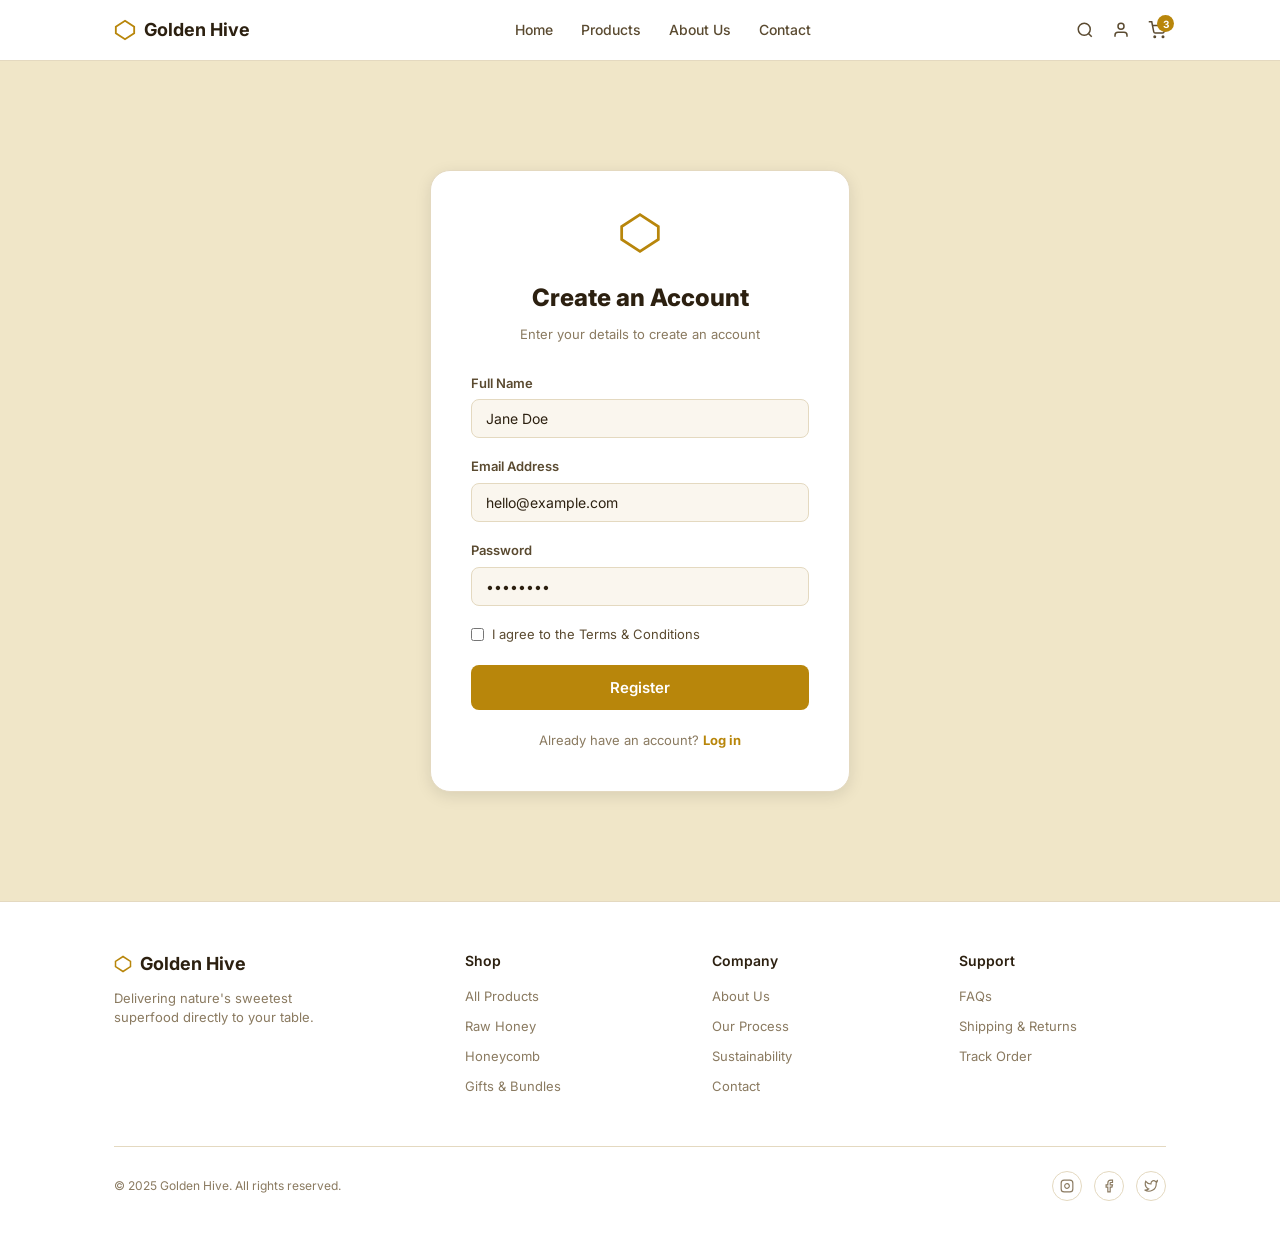
<file: Assignment_2/signup.html>
<!DOCTYPE html>
<html lang="en">
<head>
  <meta charset="UTF-8" />
  <meta name="viewport" content="width=device-width, initial-scale=1.0" />
  <title>Create Account — Golden Hive</title>
  <link rel="preconnect" href="https://fonts.googleapis.com" />
  <link href="https://fonts.googleapis.com/css2?family=Inter:wght@400;500;600;700;800&display=swap" rel="stylesheet" />
  <link rel="stylesheet" href="styles.css" />
  <style>
    .auth-bg { background: var(--bg-accent); min-height: calc(100vh - 60px); display: flex; flex-direction: column; }
    .auth-wrap { flex: 1; display: flex; align-items: center; justify-content: center; padding: 48px 24px; }
    .auth-card { background: var(--white); border: 1px solid var(--border); border-radius: var(--radius-xl); padding: 40px; width: 100%; max-width: 420px; box-shadow: var(--shadow-md); }
    .auth-logo { display: flex; justify-content: center; margin-bottom: 24px; color: var(--primary); }
    .auth-card h1 { text-align: center; font-size: 24px; font-weight: 800; margin-bottom: 6px; }
    .auth-card .sub { text-align: center; font-size: 13px; color: var(--text-muted); margin-bottom: 28px; }
    .terms-row { display: flex; align-items: center; gap: 8px; margin-bottom: 20px; font-size: 13px; color: var(--text-mid); cursor: pointer; }
    .auth-switch { text-align: center; font-size: 13px; color: var(--text-muted); margin-top: 20px; }
    .auth-switch a { color: var(--primary); font-weight: 700; }
  </style>
</head>
<body>

<nav class="nav">
  <div class="nav-inner">
    <a href="index.html" class="logo"><svg width="22" height="22" viewBox="0 0 24 24" fill="none" stroke="currentColor" stroke-width="2"><polygon points="12 2 22 8.5 22 15.5 12 22 2 15.5 2 8.5"/></svg> Golden Hive</a>
    <div class="nav-links">
      <a href="index.html">Home</a>
      <a href="products.html">Products</a>
      <a href="about.html">About Us</a>
      <a href="contact.html">Contact</a>
    </div>
    <div class="nav-icons">
      <a href="#"><svg width="18" height="18" fill="none" stroke="currentColor" stroke-width="2" viewBox="0 0 24 24"><circle cx="11" cy="11" r="8"/><line x1="21" y1="21" x2="16.65" y2="16.65"/></svg></a>
      <a href="login.html"><svg width="18" height="18" fill="none" stroke="currentColor" stroke-width="2" viewBox="0 0 24 24"><path d="M20 21v-2a4 4 0 0 0-4-4H8a4 4 0 0 0-4 4v2"/><circle cx="12" cy="7" r="4"/></svg></a>
      <a href="cart.html" class="cart-icon"><svg width="18" height="18" fill="none" stroke="currentColor" stroke-width="2" viewBox="0 0 24 24"><circle cx="9" cy="21" r="1"/><circle cx="20" cy="21" r="1"/><path d="M1 1h4l2.68 13.39a2 2 0 0 0 2 1.61h9.72a2 2 0 0 0 2-1.61L23 6H6"/></svg><span class="cart-badge">3</span></a>
    </div>
  </div>
</nav>

<main class="auth-bg">
  <div class="auth-wrap">
    <div class="auth-card">
      <div class="auth-logo">
        <svg width="44" height="44" viewBox="0 0 24 24" fill="none" stroke="currentColor" stroke-width="1.5"><polygon points="12 2 22 8.5 22 15.5 12 22 2 15.5 2 8.5"/></svg>
      </div>
      <h1>Create an Account</h1>
      <p class="sub">Enter your details to create an account</p>

      <form action="profile.html">
        <div class="input-group">
          <label>Full Name</label>
          <input type="text" class="input-field" placeholder="Jane Doe" value="Jane Doe" />
        </div>
        <div class="input-group">
          <label>Email Address</label>
          <input type="email" class="input-field" placeholder="hello@example.com" value="hello@example.com" />
        </div>
        <div class="input-group">
          <label>Password</label>
          <input type="password" class="input-field" value="••••••••" />
        </div>
        <label class="terms-row">
          <input type="checkbox" /> I agree to the Terms &amp; Conditions
        </label>
        <button type="submit" class="btn btn-primary btn-lg btn-full">Register</button>
      </form>

      <p class="auth-switch">Already have an account? <a href="login.html">Log in</a></p>
    </div>
  </div>
</main>

<footer>
  <div class="footer-inner">
    <div class="footer-grid">
      <div class="footer-brand"><a href="index.html" class="logo"><svg width="18" height="18" viewBox="0 0 24 24" fill="none" stroke="currentColor" stroke-width="2"><polygon points="12 2 22 8.5 22 15.5 12 22 2 15.5 2 8.5"/></svg> Golden Hive</a><p>Delivering nature's sweetest superfood directly to your table.</p></div>
      <div class="footer-col"><h4>Shop</h4><a href="products.html">All Products</a><a href="products.html">Raw Honey</a><a href="products.html">Honeycomb</a><a href="gifts.html">Gifts &amp; Bundles</a></div>
      <div class="footer-col"><h4>Company</h4><a href="about.html">About Us</a><a href="process.html">Our Process</a><a href="about.html">Sustainability</a><a href="contact.html">Contact</a></div>
      <div class="footer-col"><h4>Support</h4><a href="faqs.html">FAQs</a><a href="shipping.html">Shipping &amp; Returns</a><a href="track-order.html">Track Order</a></div>
    </div>
    <div class="footer-bottom">
      <p>© 2025 Golden Hive. All rights reserved.</p>
      <div class="social-icons">
        <a href="#" aria-label="Instagram"><svg width="14" height="14" fill="none" stroke="currentColor" stroke-width="2" viewBox="0 0 24 24"><rect x="2" y="2" width="20" height="20" rx="5" ry="5"/><path d="M16 11.37A4 4 0 1 1 12.63 8 4 4 0 0 1 16 11.37z"/><line x1="17.5" y1="6.5" x2="17.51" y2="6.5"/></svg></a>
        <a href="#" aria-label="Facebook"><svg width="14" height="14" fill="none" stroke="currentColor" stroke-width="2" viewBox="0 0 24 24"><path d="M18 2h-3a5 5 0 0 0-5 5v3H7v4h3v8h4v-8h3l1-4h-4V7a1 1 0 0 1 1-1h3z"/></svg></a>
        <a href="#" aria-label="Twitter"><svg width="14" height="14" fill="none" stroke="currentColor" stroke-width="2" viewBox="0 0 24 24"><path d="M23 3a10.9 10.9 0 0 1-3.14 1.53 4.48 4.48 0 0 0-7.86 3v1A10.66 10.66 0 0 1 3 4s-4 9 5 13a11.64 11.64 0 0 1-7 2c9 5 20 0 20-11.5a4.5 4.5 0 0 0-.08-.83A7.72 7.72 0 0 0 23 3z"/></svg></a>
      </div>
    </div>
  </div>
</footer>
</body>
</html>
</file>
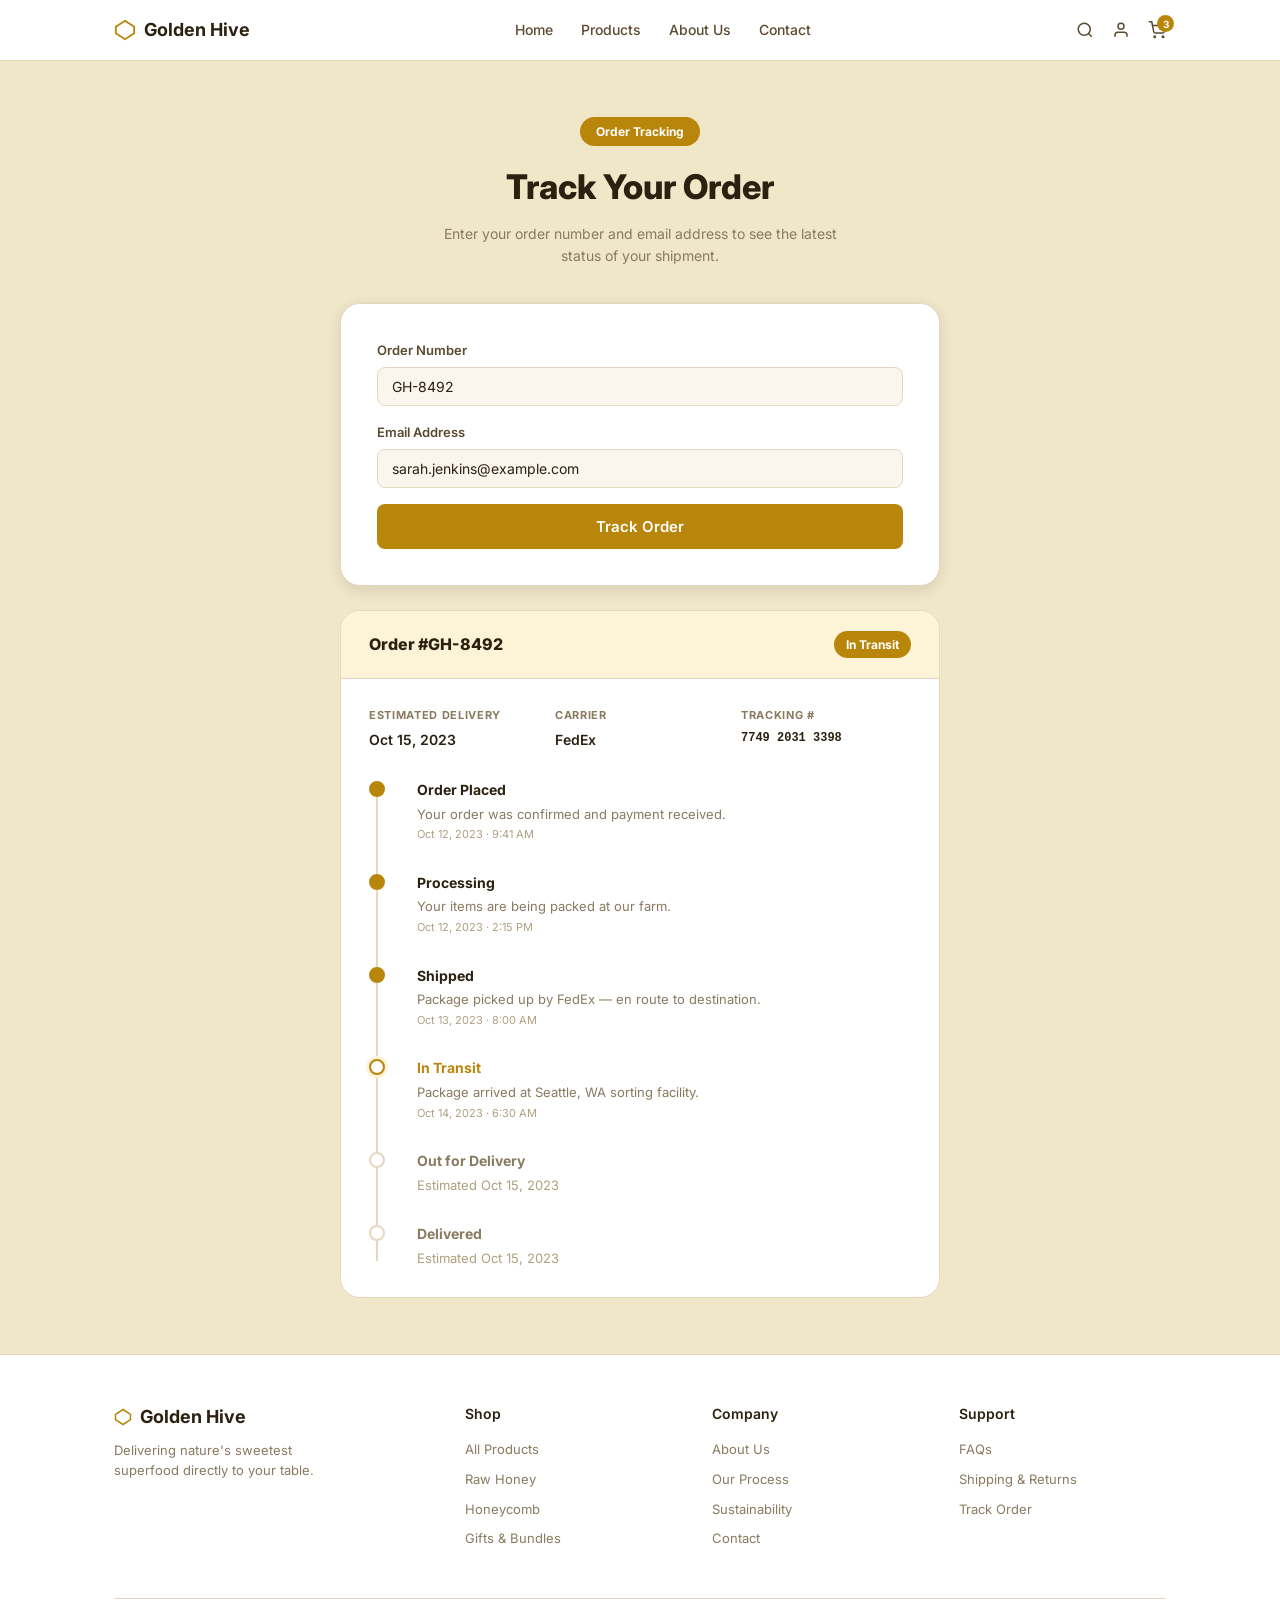
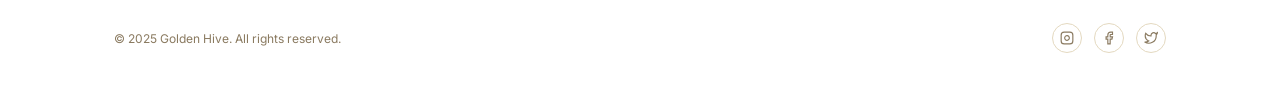
<file: Assignment_2/track-order.html>
<!DOCTYPE html>
<html lang="en">
<head>
  <meta charset="UTF-8" />
  <meta name="viewport" content="width=device-width, initial-scale=1.0" />
  <title>Track Order — Golden Hive</title>
  <link rel="preconnect" href="https://fonts.googleapis.com" />
  <link href="https://fonts.googleapis.com/css2?family=Inter:wght@400;500;600;700;800&display=swap" rel="stylesheet" />
  <link rel="stylesheet" href="styles.css" />
  <style>
    .track-page { min-height: calc(100vh - 120px); background: var(--bg-accent); display: flex; flex-direction: column; justify-content: center; padding: 56px 24px; }
    .track-inner { max-width: 600px; margin: 0 auto; width: 100%; }
    .track-header { text-align: center; margin-bottom: 36px; }
    .track-header .tag { display: inline-block; background: var(--primary); color: #fff; padding: 5px 16px; border-radius: 20px; font-size: 12px; font-weight: 700; margin-bottom: 14px; }
    .track-header h1 { font-size: 34px; font-weight: 800; margin-bottom: 8px; }
    .track-header p { color: var(--text-muted); font-size: 14px; max-width: 420px; margin: 0 auto; }
    .track-card { background: var(--white); border: 1px solid var(--border); border-radius: var(--radius-xl); padding: 36px; box-shadow: var(--shadow-md); }
    .track-card .input-group { margin-bottom: 16px; }
    .track-card-footer { margin-top: 8px; }
    .track-result { margin-top: 24px; background: var(--white); border: 1px solid var(--border); border-radius: var(--radius-xl); overflow: hidden; }
    .track-result-header { background: var(--primary-bg); padding: 20px 28px; border-bottom: 1px solid var(--border); display: flex; justify-content: space-between; align-items: center; }
    .track-result-header h3 { font-size: 16px; font-weight: 800; }
    .track-result-body { padding: 28px; }
    .tracking-meta { display: grid; grid-template-columns: repeat(3,1fr); gap: 16px; margin-bottom: 28px; }
    .meta-item label { font-size: 11px; font-weight: 700; text-transform: uppercase; letter-spacing: .06em; color: var(--text-muted); display: block; margin-bottom: 4px; }
    .meta-item p { font-size: 14px; font-weight: 600; }
    .track-timeline { position: relative; padding-left: 28px; }
    .track-timeline::before { content: ''; position: absolute; left: 7px; top: 8px; bottom: 8px; width: 2px; background: var(--border); }
    .timeline-step { position: relative; padding: 0 0 28px 20px; }
    .timeline-step:last-child { padding-bottom: 0; }
    .tl-dot { position: absolute; left: -28px; top: 2px; width: 16px; height: 16px; border-radius: 50%; border: 2px solid var(--border); background: var(--white); z-index: 1; }
    .tl-dot.done { background: var(--primary); border-color: var(--primary); }
    .tl-dot.active { background: var(--white); border-color: var(--primary); box-shadow: 0 0 0 3px var(--primary-bg); }
    .tl-title { font-weight: 700; font-size: 14px; margin-bottom: 2px; }
    .tl-detail { font-size: 13px; color: var(--text-muted); }
    .tl-time { font-size: 11px; color: var(--text-light); margin-top: 2px; }
  </style>
</head>
<body>

<nav class="nav">
  <div class="nav-inner">
    <a href="index.html" class="logo">
      <svg width="22" height="22" viewBox="0 0 24 24" fill="none" stroke="currentColor" stroke-width="2"><polygon points="12 2 22 8.5 22 15.5 12 22 2 15.5 2 8.5"/></svg>
      Golden Hive
    </a>
    <div class="nav-links">
      <a href="index.html">Home</a>
      <a href="products.html">Products</a>
      <a href="about.html">About Us</a>
      <a href="contact.html">Contact</a>
    </div>
    <div class="nav-icons">
      <a href="#"><svg width="18" height="18" fill="none" stroke="currentColor" stroke-width="2" viewBox="0 0 24 24"><circle cx="11" cy="11" r="8"/><line x1="21" y1="21" x2="16.65" y2="16.65"/></svg></a>
      <a href="login.html"><svg width="18" height="18" fill="none" stroke="currentColor" stroke-width="2" viewBox="0 0 24 24"><path d="M20 21v-2a4 4 0 0 0-4-4H8a4 4 0 0 0-4 4v2"/><circle cx="12" cy="7" r="4"/></svg></a>
      <a href="cart.html" class="cart-icon"><svg width="18" height="18" fill="none" stroke="currentColor" stroke-width="2" viewBox="0 0 24 24"><circle cx="9" cy="21" r="1"/><circle cx="20" cy="21" r="1"/><path d="M1 1h4l2.68 13.39a2 2 0 0 0 2 1.61h9.72a2 2 0 0 0 2-1.61L23 6H6"/></svg><span class="cart-badge">3</span></a>
    </div>
  </div>
</nav>

<main>
  <div class="track-page">
    <div class="track-inner">
      <div class="track-header">
        <div class="tag">Order Tracking</div>
        <h1>Track Your Order</h1>
        <p>Enter your order number and email address to see the latest status of your shipment.</p>
      </div>

      <div class="track-card">
        <div class="input-group">
          <label>Order Number</label>
          <input type="text" class="input-field" value="GH-8492" placeholder="e.g. GH-8492" />
        </div>
        <div class="input-group">
          <label>Email Address</label>
          <input type="email" class="input-field" value="sarah.jenkins@example.com" placeholder="Email address on the order" />
        </div>
        <div class="track-card-footer">
          <button type="button" class="btn btn-primary btn-lg btn-full">Track Order</button>
        </div>
      </div>

      <div class="track-result">
        <div class="track-result-header">
          <div>
            <h3>Order #GH-8492</h3>
          </div>
          <span class="badge badge-primary">In Transit</span>
        </div>
        <div class="track-result-body">
          <div class="tracking-meta">
            <div class="meta-item">
              <label>Estimated Delivery</label>
              <p>Oct 15, 2023</p>
            </div>
            <div class="meta-item">
              <label>Carrier</label>
              <p>FedEx</p>
            </div>
            <div class="meta-item">
              <label>Tracking #</label>
              <p style="font-family:monospace;font-size:12px;">7749 2031 3398</p>
            </div>
          </div>

          <div class="track-timeline">
            <div class="timeline-step">
              <div class="tl-dot done"></div>
              <div class="tl-title">Order Placed</div>
              <div class="tl-detail">Your order was confirmed and payment received.</div>
              <div class="tl-time">Oct 12, 2023 · 9:41 AM</div>
            </div>
            <div class="timeline-step">
              <div class="tl-dot done"></div>
              <div class="tl-title">Processing</div>
              <div class="tl-detail">Your items are being packed at our farm.</div>
              <div class="tl-time">Oct 12, 2023 · 2:15 PM</div>
            </div>
            <div class="timeline-step">
              <div class="tl-dot done"></div>
              <div class="tl-title">Shipped</div>
              <div class="tl-detail">Package picked up by FedEx — en route to destination.</div>
              <div class="tl-time">Oct 13, 2023 · 8:00 AM</div>
            </div>
            <div class="timeline-step">
              <div class="tl-dot active"></div>
              <div class="tl-title" style="color:var(--primary);">In Transit</div>
              <div class="tl-detail">Package arrived at Seattle, WA sorting facility.</div>
              <div class="tl-time">Oct 14, 2023 · 6:30 AM</div>
            </div>
            <div class="timeline-step">
              <div class="tl-dot"></div>
              <div class="tl-title" style="color:var(--text-muted);">Out for Delivery</div>
              <div class="tl-detail" style="color:var(--text-light);">Estimated Oct 15, 2023</div>
            </div>
            <div class="timeline-step">
              <div class="tl-dot"></div>
              <div class="tl-title" style="color:var(--text-muted);">Delivered</div>
              <div class="tl-detail" style="color:var(--text-light);">Estimated Oct 15, 2023</div>
            </div>
          </div>
        </div>
      </div>
    </div>
  </div>
</main>

<footer>
  <div class="footer-inner">
    <div class="footer-grid">
      <div class="footer-brand"><a href="index.html" class="logo"><svg width="18" height="18" viewBox="0 0 24 24" fill="none" stroke="currentColor" stroke-width="2"><polygon points="12 2 22 8.5 22 15.5 12 22 2 15.5 2 8.5"/></svg> Golden Hive</a><p>Delivering nature's sweetest superfood directly to your table.</p></div>
      <div class="footer-col"><h4>Shop</h4><a href="products.html">All Products</a><a href="products.html">Raw Honey</a><a href="products.html">Honeycomb</a><a href="gifts.html">Gifts &amp; Bundles</a></div>
      <div class="footer-col"><h4>Company</h4><a href="about.html">About Us</a><a href="process.html">Our Process</a><a href="about.html">Sustainability</a><a href="contact.html">Contact</a></div>
      <div class="footer-col"><h4>Support</h4><a href="faqs.html">FAQs</a><a href="shipping.html">Shipping &amp; Returns</a><a href="track-order.html">Track Order</a></div>
    </div>
    <div class="footer-bottom">
      <p>© 2025 Golden Hive. All rights reserved.</p>
      <div class="social-icons">
        <a href="#" aria-label="Instagram"><svg width="14" height="14" fill="none" stroke="currentColor" stroke-width="2" viewBox="0 0 24 24"><rect x="2" y="2" width="20" height="20" rx="5" ry="5"/><path d="M16 11.37A4 4 0 1 1 12.63 8 4 4 0 0 1 16 11.37z"/><line x1="17.5" y1="6.5" x2="17.51" y2="6.5"/></svg></a>
        <a href="#" aria-label="Facebook"><svg width="14" height="14" fill="none" stroke="currentColor" stroke-width="2" viewBox="0 0 24 24"><path d="M18 2h-3a5 5 0 0 0-5 5v3H7v4h3v8h4v-8h3l1-4h-4V7a1 1 0 0 1 1-1h3z"/></svg></a>
        <a href="#" aria-label="Twitter"><svg width="14" height="14" fill="none" stroke="currentColor" stroke-width="2" viewBox="0 0 24 24"><path d="M23 3a10.9 10.9 0 0 1-3.14 1.53 4.48 4.48 0 0 0-7.86 3v1A10.66 10.66 0 0 1 3 4s-4 9 5 13a11.64 11.64 0 0 1-7 2c9 5 20 0 20-11.5a4.5 4.5 0 0 0-.08-.83A7.72 7.72 0 0 0 23 3z"/></svg></a>
      </div>
    </div>
  </div>
</footer>
</body>
</html>
</file>
<file: Assignment_2/styles.css>
/* =========================================
   Golden Hive — Shared Stylesheet
   ========================================= */

*, *::before, *::after { box-sizing: border-box; margin: 0; padding: 0; }

:root {
  --bg: #faf6ee;
  --bg-muted: #f3ead8;
  --bg-accent: #f0e6c8;
  --white: #ffffff;
  --border: #e4d9c0;
  --border-light: #ede4ce;
  --primary: #b8860b;
  --primary-dark: #9a7009;
  --primary-light: #d4a017;
  --primary-bg: #fdf3d6;
  --text: #2c2010;
  --text-mid: #5a4a30;
  --text-muted: #8a7a60;
  --text-light: #b0a080;
  --green: #16a34a;
  --green-bg: #dcfce7;
  --red: #dc2626;
  --red-bg: #fee2e2;
  --radius: 8px;
  --radius-lg: 14px;
  --radius-xl: 20px;
  --shadow: 0 1px 4px rgba(0,0,0,.08);
  --shadow-md: 0 4px 16px rgba(0,0,0,.10);
  --shadow-lg: 0 8px 32px rgba(0,0,0,.12);
  --max-w: 1100px;
  --font: 'Inter', system-ui, sans-serif;
}

body {
  font-family: var(--font);
  background: var(--bg);
  color: var(--text);
  font-size: 15px;
  line-height: 1.6;
  min-height: 100vh;
  display: flex;
  flex-direction: column;
}

a { color: inherit; text-decoration: none; }
img { display: block; max-width: 100%; }
ul { list-style: none; }
input, textarea, select, button { font-family: inherit; font-size: inherit; }

/* ---- NAV ---- */
.nav {
  background: var(--white);
  border-bottom: 1px solid var(--border);
  position: sticky; top: 0; z-index: 100;
}
.nav-inner {
  max-width: var(--max-w);
  margin: 0 auto;
  padding: 0 24px;
  height: 60px;
  display: flex;
  align-items: center;
  justify-content: space-between;
  gap: 32px;
}
.logo {
  display: flex; align-items: center; gap: 8px;
  font-weight: 700; font-size: 18px; color: var(--text);
  flex-shrink: 0;
}
.logo svg { color: var(--primary); }
.nav-links { display: flex; align-items: center; gap: 28px; }
.nav-links a {
  font-size: 14px; color: var(--text-mid); font-weight: 500;
  transition: color .2s;
}
.nav-links a:hover, .nav-links a.active { color: var(--primary); }
.nav-icons { display: flex; align-items: center; gap: 18px; }
.nav-icons a, .nav-icons button {
  background: none; border: none; cursor: pointer;
  color: var(--text-mid); display: flex; align-items: center;
}
.nav-icons a:hover, .nav-icons button:hover { color: var(--primary); }
.cart-icon { position: relative; }
.cart-badge {
  position: absolute; top: -6px; right: -8px;
  background: var(--primary); color: #fff;
  font-size: 10px; font-weight: 700;
  width: 17px; height: 17px; border-radius: 50%;
  display: flex; align-items: center; justify-content: center;
}

/* ---- FOOTER ---- */
footer {
  background: var(--white);
  border-top: 1px solid var(--border);
  margin-top: auto;
}
.footer-inner {
  max-width: var(--max-w);
  margin: 0 auto;
  padding: 48px 24px 32px;
}
.footer-grid {
  display: grid;
  grid-template-columns: 1.5fr 1fr 1fr 1fr;
  gap: 40px;
  margin-bottom: 40px;
}
.footer-brand p { font-size: 13px; color: var(--text-muted); margin-top: 10px; line-height: 1.5; max-width: 220px; }
.footer-col h4 { font-size: 14px; font-weight: 600; margin-bottom: 14px; }
.footer-col a { display: block; font-size: 13px; color: var(--text-muted); margin-bottom: 9px; transition: color .2s; }
.footer-col a:hover { color: var(--primary); }
.footer-bottom {
  border-top: 1px solid var(--border);
  padding-top: 24px;
  display: flex;
  justify-content: space-between;
  align-items: center;
}
.footer-bottom p { font-size: 12px; color: var(--text-muted); }
.social-icons { display: flex; gap: 12px; }
.social-icons a {
  width: 30px; height: 30px; border-radius: 50%;
  border: 1px solid var(--border);
  display: flex; align-items: center; justify-content: center;
  color: var(--text-muted); transition: color .2s, border-color .2s;
}
.social-icons a:hover { color: var(--primary); border-color: var(--primary); }

/* ---- BUTTONS ---- */
.btn {
  display: inline-flex; align-items: center; gap: 8px;
  padding: 10px 22px; border-radius: var(--radius);
  font-weight: 600; font-size: 14px; cursor: pointer;
  border: none; transition: background .2s, opacity .2s;
}
.btn-primary { background: var(--primary); color: #fff; }
.btn-primary:hover { background: var(--primary-dark); }
.btn-outline {
  background: transparent; color: var(--text);
  border: 1.5px solid var(--border);
}
.btn-outline:hover { border-color: var(--primary); color: var(--primary); }
.btn-sm { padding: 7px 14px; font-size: 13px; }
.btn-lg { padding: 13px 28px; font-size: 15px; }
.btn-full { width: 100%; justify-content: center; }

/* ---- BADGE ---- */
.badge {
  display: inline-block; padding: 4px 12px;
  border-radius: 20px; font-size: 12px; font-weight: 700;
}
.badge-primary { background: var(--primary); color: #fff; }
.badge-outline { background: var(--primary-bg); color: var(--primary); border: 1px solid var(--primary); }
.badge-green { background: var(--green-bg); color: var(--green); }

/* ---- MAIN WRAPPER ---- */
main { flex: 1; }
.page-wrap {
  max-width: var(--max-w);
  margin: 0 auto;
  padding: 48px 24px 80px;
}
.section-title { font-size: 28px; font-weight: 700; margin-bottom: 8px; }
.section-sub { color: var(--text-muted); margin-bottom: 32px; }

/* ---- INPUT ---- */
.input-group { margin-bottom: 18px; }
.input-group label { display: block; font-size: 13px; font-weight: 600; margin-bottom: 6px; color: var(--text-mid); }
.input-field {
  width: 100%; padding: 10px 14px;
  border: 1.5px solid var(--border);
  border-radius: var(--radius); background: var(--bg);
  color: var(--text); outline: none; transition: border-color .2s;
  font-size: 14px;
}
.input-field:focus { border-color: var(--primary); }
.input-field::placeholder { color: var(--text-light); }
textarea.input-field { resize: vertical; min-height: 110px; }

/* ---- CARD ---- */
.card {
  background: var(--white);
  border: 1px solid var(--border);
  border-radius: var(--radius-lg);
  padding: 24px;
}

/* ---- PRODUCT CARD ---- */
.product-card {
  background: var(--white);
  border: 1px solid var(--border);
  border-radius: var(--radius-lg);
  overflow: hidden;
  transition: box-shadow .2s;
  display: flex; flex-direction: column;
}
.product-card:hover { box-shadow: var(--shadow-md); }
.product-img {
  width: 100%; aspect-ratio: 1;
  background: var(--bg-muted);
  display: flex; align-items: center; justify-content: center;
  position: relative; overflow: hidden;
}
.product-img img { width: 100%; height: 100%; object-fit: cover; display: block; }
.product-body { padding: 16px; flex: 1; display: flex; flex-direction: column; }
.product-name { font-weight: 700; font-size: 15px; margin-bottom: 4px; }
.product-desc { font-size: 13px; color: var(--text-muted); margin-bottom: 12px; flex: 1; }
.product-footer { display: flex; align-items: center; justify-content: space-between; margin-top: auto; }
.price { font-weight: 700; font-size: 16px; color: var(--primary); }

/* ---- GRID ---- */
.grid-4 { display: grid; grid-template-columns: repeat(4, 1fr); gap: 20px; }
.grid-3 { display: grid; grid-template-columns: repeat(3, 1fr); gap: 24px; }
.grid-2 { display: grid; grid-template-columns: 1fr 1fr; gap: 32px; }
</file>
